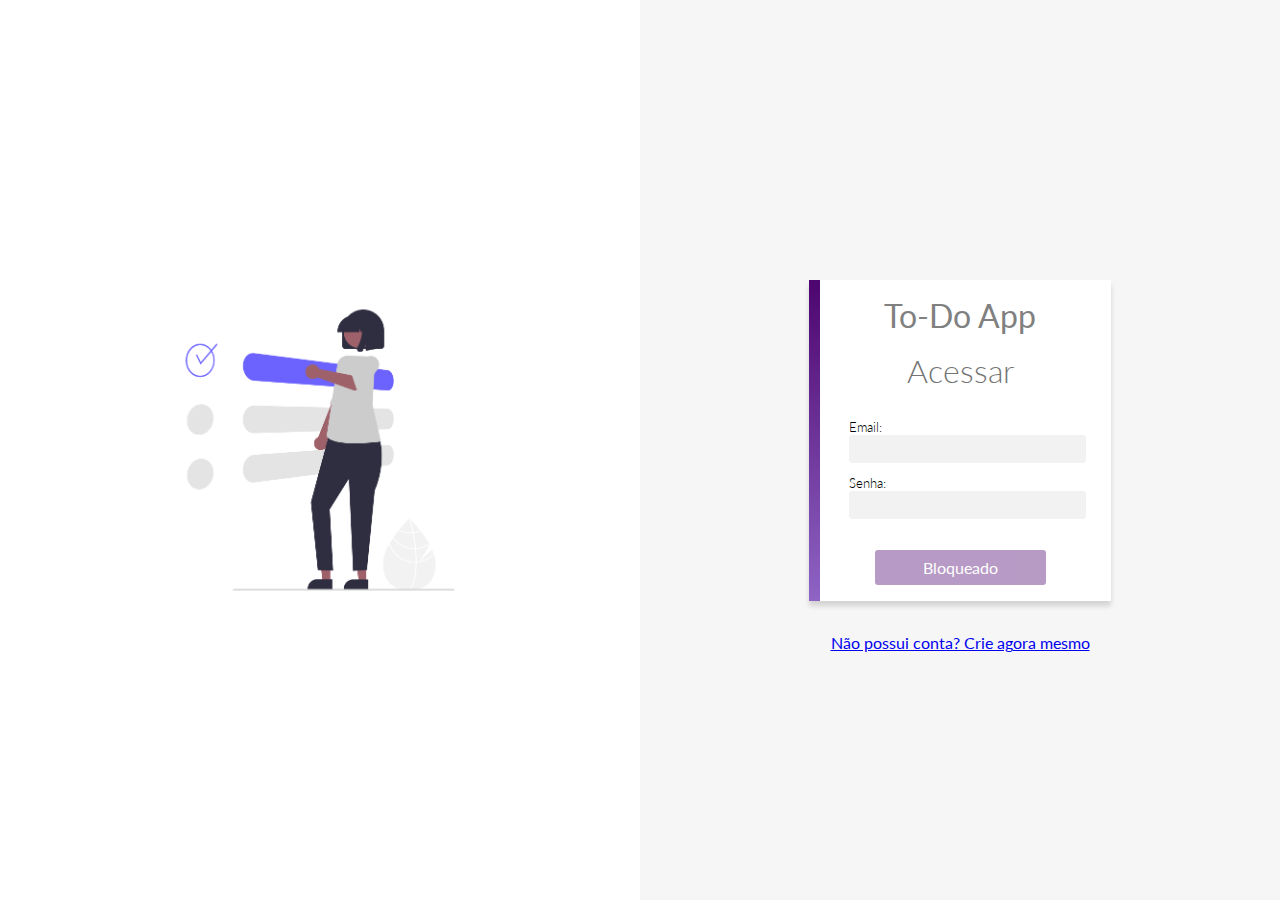
<file: index.html>
<!DOCTYPE html>
<html lang="pt-BR">

<head>
  <meta charset="UTF-8">
  <meta http-equiv="X-UA-Compatible" content="IE=edge">
  <meta name="viewport" content="width=device-width, initial-scale=1.0">
  <title>Login</title>

  <!-- ---------------- estilos compartilhados entre login e signup ---------------- -->
  <link rel="stylesheet" href="styles/acesso.css">

  <!-- ---------------------- lógica aplicada no login ----------------------- -->
</head>

<body>
  <div class="left">
    <img src="./assets/pessoa-login.png" alt="">
  </div>

  <div class="right">
    <form>
      <div class="form-header">
        <p>To-Do App</p>
      </div>
      <h1>Acessar</h1>


      <label>
        Email:
        <input id="inputEmail" type="text">
        <small id="emailValidacao"></small>
      </label>
      <label>
        Senha:
        <input id="inputPassword" type="password">
        <small id="senhaValidacao"></small>
      </label>

      <button  id="botaoSalvar" type="submit">Acessar</button>

    </form>
    <div class="ingressar">
      <a href="signup.html">Não possui conta? Crie agora mesmo</a>
    </div>
  </div>

  <script src="scripts/validacoes/utils.js"></script>
  <script src="scripts/login/index.js"></script>
  

</body>

</html>
</file>
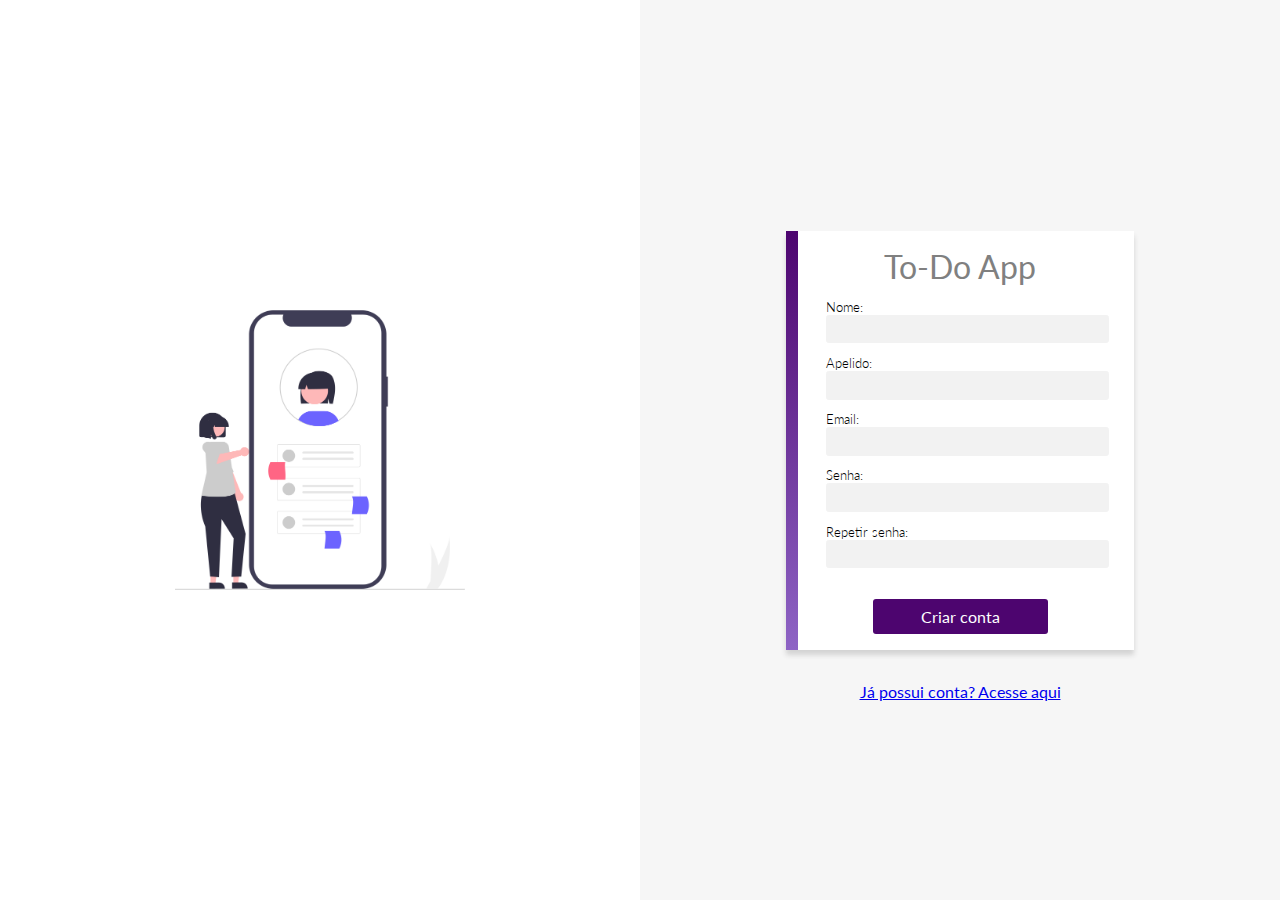
<file: signup.html>
<!DOCTYPE html>
<html lang="pt-BR">

<head>
  <meta charset="UTF-8">
  <meta http-equiv="X-UA-Compatible" content="IE=edge">
  <meta name="viewport" content="width=device-width, initial-scale=1.0">
  <title>Crie seu cadastro</title>

  <!-- ---------------- estilos compartilhados entre login e signup ---------------- -->
  <link rel="stylesheet" href="styles/acesso.css">

  <!-- ---------------------- lógica aplicada no registro -------------------- -->


</head>

<body>

  <div class="left">
    <img src="./assets/pessoa-signup.png" alt="">
  </div>
  <div class="right">
    <form action="" method="post" id="form-cadastro">
      <div class="form-header">
        <p>To-Do App</p>
      </div>

      <label>
        Nome:
        <input type="text" name="nome" id="nome" >
        <small class="msg-erro msg-nome"></small>
      </label>
      <label>
        Apelido:
        <input type="text" name="apelido" id="apelido" >
        <small class="msg-erro msg-apelido"></small>
      </label>
      <label>
        Email:
        <input type="text" name="email" id="email">
        <small class="msg-erro msg-email"></small>
      </label>
      <label>
        Senha:
        <input type="password" name="senha" id="senha">
        <small class="msg-erro msg-senha"></small>
      </label>
      <label>
        Repetir senha:
        <input type="password" name="repetirSenha" id="senha2">
        <small class="msg-erro msg-repetir-senha"></small>
      </label>

      <button type="submit" id="botaoCadastro">Criar conta</button>

    </form>
    <div class="ingressar">
      <a href="index.html">Já possui conta? Acesse aqui</a>
    </div>
  </div>


  <script src="scripts/validacoes/utils.js"></script>
  <script src="scripts/signup/signup.js"></script>
</body>

</html>
</file>
<file: styles/acesso.css>
@import url('./common.css');

body{
  display: flex;
}

h1 {
  color: rgb(116, 116, 116);
  font-weight: 300;
  margin: .5em 0;
}

form {
  position: relative;
  max-width: 26em;
  background-color: white;
  display: flex;
  align-items: center;
  flex-direction: column;
  margin: 2em auto;
  box-shadow: 0 5px 5px lightgrey;
  padding: 1em 2.5em;
  box-sizing: border-box;
}

form:after {
  position: absolute;
  content: '';
  width: .7em;
  height: 100%;
  top: 0;
  left: 0;
  background: linear-gradient(var(--primary), var(--secondary));
}


input {
  width: 100%;
  padding: .4em .5em;
  background-color: var(--app-grey);
  border: 1px solid var(--app-grey);
  border-radius: .2em;
}

input:focus {
  outline: none;
  border: 1px solid lightgrey;
}

small {
  display: flex;
}

label {
  width: 100%;
  font-weight: 300;
  margin-bottom: -.1em;
  margin-top: 1em;
  font-size: .8em;
}

button {
  padding: .5em 3em;
  background-color: var(--primary);
  color: white;
  margin-top: 2em;
  font-weight: 400;
  font-size: 1em;
}

button:hover {
  background-color: #295999;
}

button:disabled {
    opacity: .4;
    cursor: default;
}

button:disabled:hover {
background-color: #006aff;
}

.form-header {
  color: grey;
  font-size: 2em;
}
.ingressar{
  text-align: center;
}
.left{
  width: 50%;  
  background-color: white;
  text-align: center;
  display: flex;
  align-items: center;
  justify-content: center;
}
.left img{
  width:60%;
}
.right{
  width: 50%;
  display: flex;
  flex-direction: column;
  align-items: center;
  justify-content: center;
}
</file>
